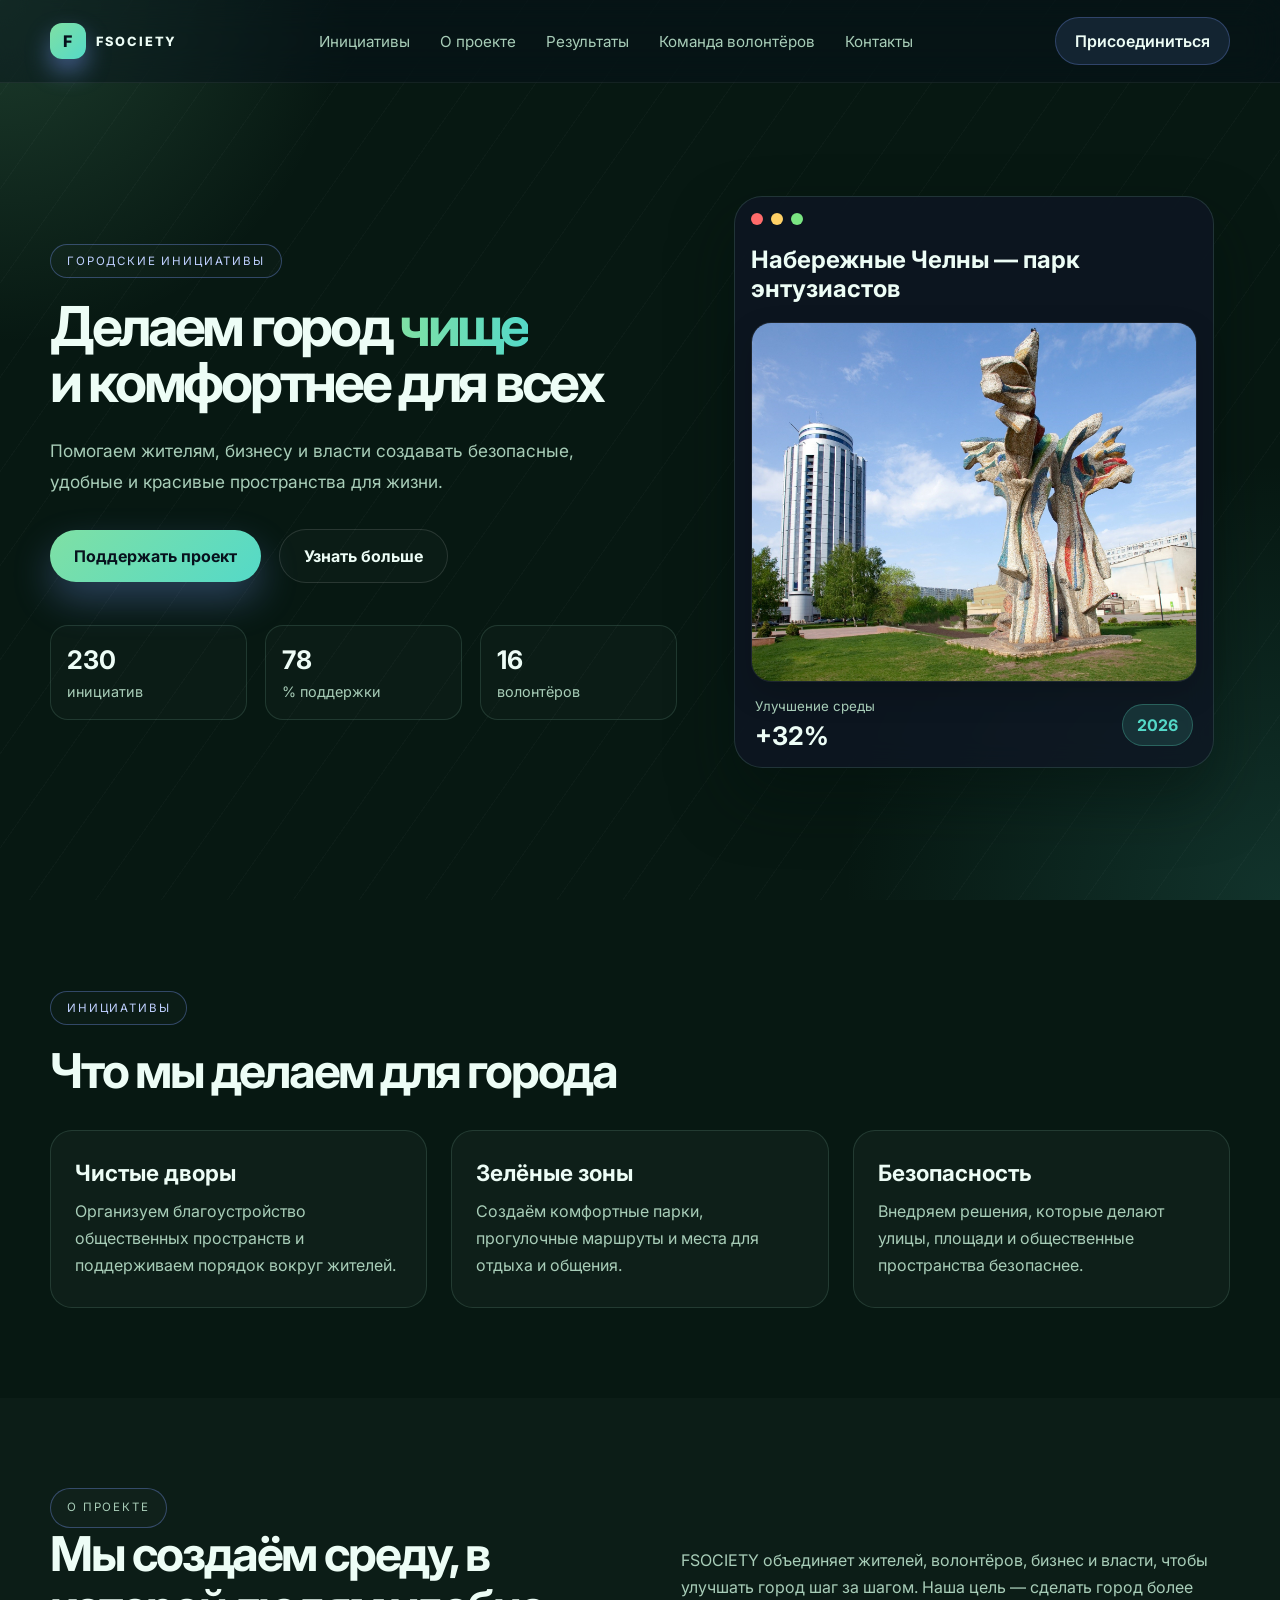
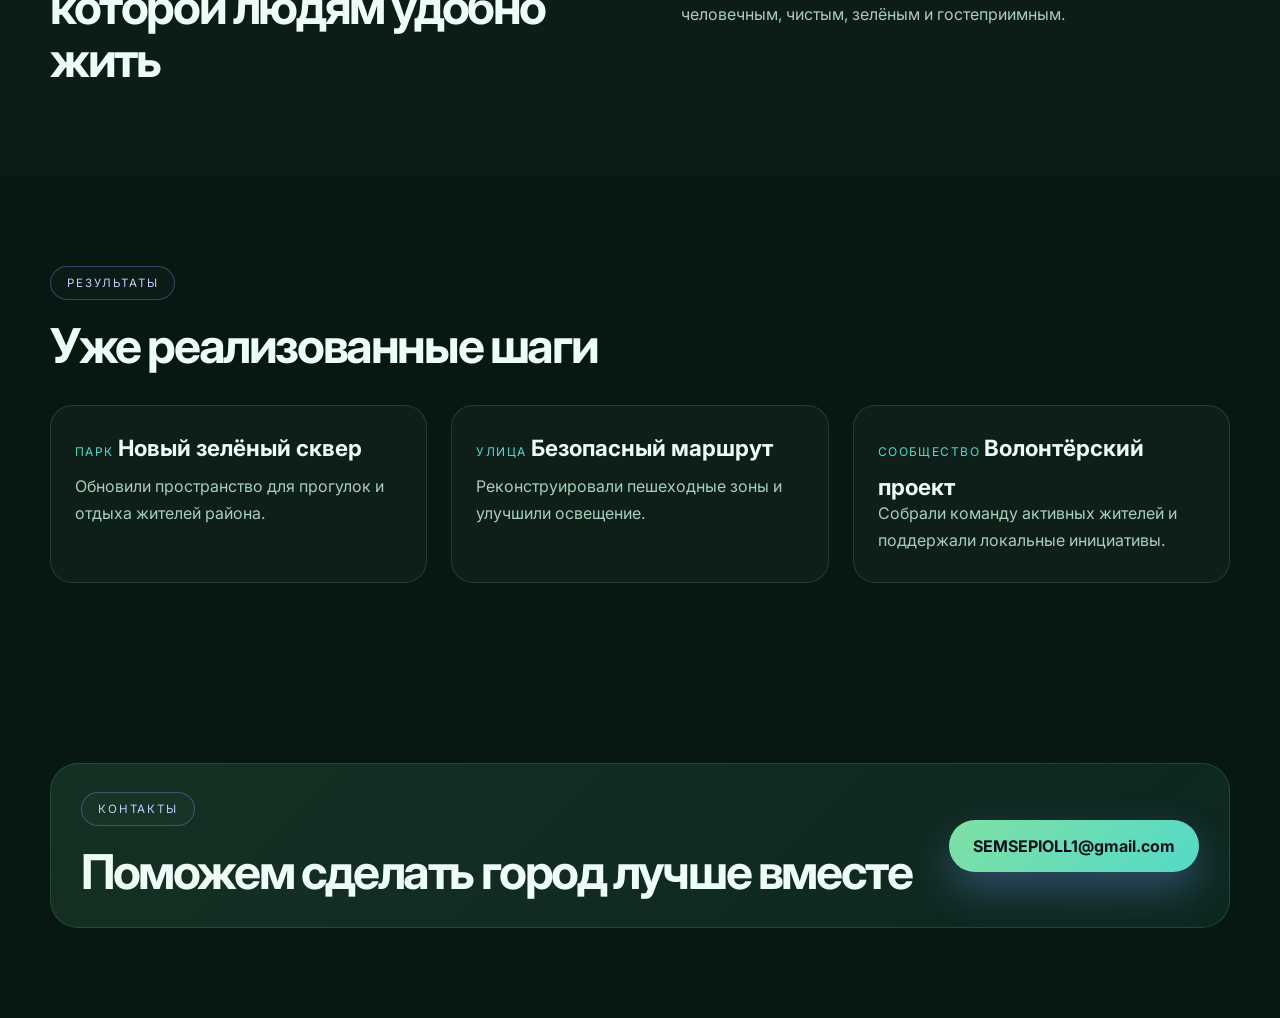
<file: index.html>
<!DOCTYPE html>
<html lang="ru">
  <head>
    <meta charset="UTF-8" />
    <meta name="viewport" content="width=device-width, initial-scale=1.0" />
    <title>FSOCIETY — Благоустройство города</title>
    <meta
      name="description"
      content="Мы создаём удобные, безопасные и красивые общественные пространства для людей и города."
    />
    <link rel="preconnect" href="https://fonts.googleapis.com" />
    <link rel="preconnect" href="https://fonts.gstatic.com" crossorigin />
    <link
      href="https://fonts.googleapis.com/css2?family=Inter:wght@400;500;600;700;800;900&display=swap"
      rel="stylesheet"
    />
    <link rel="stylesheet" href="assets/css/style.css" />
  </head>
  <body>
    <header class="site-header">
      <div class="container nav">
        <div class="brand">
          <span class="brand-mark">F</span>
          <span class="brand-text">FSOCIETY</span>
        </div>

        <nav class="nav-menu" aria-label="Главное меню">
          <a href="#services">Инициативы</a>
          <a href="#about">О проекте</a>
          <a href="#cases">Результаты</a>
          <a href="volunteers.html">Команда волонтёров</a>
          <a href="#contact">Контакты</a>
        </nav>

        <a class="nav-button" href="support.html">Присоединиться</a>
      </div>
    </header>

    <main>
      <section class="hero">
        <div class="container hero-inner">
          <div class="hero-copy">
            <p class="eyebrow">Городские инициативы</p>
            <h1>
              Делаем город <span>чище</span><br />
              и комфортнее для всех
            </h1>
            <p class="subtext">
              Помогаем жителям, бизнесу и власти создавать безопасные, удобные и красивые пространства для жизни.
            </p>

            <div class="cta-group">
              <a href="contacts.html" class="btn btn-primary">Поддержать проект</a>
              <a href="more.html" class="btn btn-secondary">Узнать больше</a>
            </div>

            <ul class="hero-stats" aria-label="Показатели проекта">
              <li>
                <strong data-count="230">0</strong>
                <span>инициатив</span>
              </li>
              <li>
                <strong data-count="78">0</strong>
                <span>% поддержки</span>
              </li>
              <li>
                <strong data-count="16">0</strong>
                <span>волонтёров</span>
              </li>
            </ul>
          </div>

          <div class="hero-visual" aria-label="Визуальная панель проекта">
            <div class="glass-card card-main">
              <div class="mini-header">
                <span class="dot red"></span>
                <span class="dot yellow"></span>
                <span class="dot green"></span>
              </div>

              <h2 class="image-title">Набережные Челны — парк энтузиастов</h2>

              <img
                class="hero-image"
                src="assets/img/photo.jpg"
                alt="Городская улица, благоустройство и общественные пространства"
              />

              <div class="metric-row">
                <div>
                  <small>Улучшение среды</small>
                  <strong>+32%</strong>
                </div>
                <div class="badge-pill">2026</div>
              </div>
            </div>
          </div>
        </div>
      </section>

      <section id="services" class="info-section">
        <div class="container">
          <div class="section-heading">
            <p class="eyebrow">Инициативы</p>
            <h2>Что мы делаем для города</h2>
          </div>

          <div class="cards-grid">
            <article class="info-card">
              <h3>Чистые дворы</h3>
              <p>Организуем благоустройство общественных пространств и поддерживаем порядок вокруг жителей.</p>
            </article>
            <article class="info-card">
              <h3>Зелёные зоны</h3>
              <p>Создаём комфортные парки, прогулочные маршруты и места для отдыха и общения.</p>
            </article>
            <article class="info-card">
              <h3>Безопасность</h3>
              <p>Внедряем решения, которые делают улицы, площади и общественные пространства безопаснее.</p>
            </article>
          </div>
        </div>
      </section>

      <section id="about" class="info-section alt-section">
        <div class="container about-wrap">
          <div>
            <p class="eyebrow">О проекте</p>
            <h2>Мы создаём среду, в которой людям удобно жить</h2>
          </div>
          <p>
            FSOCIETY объединяет жителей, волонтёров, бизнес и власти, чтобы улучшать город шаг за шагом.
            Наша цель — сделать город более человечным, чистым, зелёным и гостеприимным.
          </p>
        </div>
      </section>

      <section id="cases" class="info-section">
        <div class="container">
          <div class="section-heading">
            <p class="eyebrow">Результаты</p>
            <h2>Уже реализованные шаги</h2>
          </div>

          <div class="cases-grid">
            <div class="case-item">
              <span>Парк</span>
              <strong>Новый зелёный сквер</strong>
              <p>Обновили пространство для прогулок и отдыха жителей района.</p>
            </div>
            <div class="case-item">
              <span>Улица</span>
              <strong>Безопасный маршрут</strong>
              <p>Реконструировали пешеходные зоны и улучшили освещение.</p>
            </div>
            <div class="case-item">
              <span>Сообщество</span>
              <strong>Волонтёрский проект</strong>
              <p>Собрали команду активных жителей и поддержали локальные инициативы.</p>
            </div>
          </div>
        </div>
      </section>

      <section id="contact" class="info-section contact-section">
        <div class="container contact-box">
          <div>
            <p class="eyebrow">Контакты</p>
            <h2>Поможем сделать город лучше вместе</h2>
          </div>
          <a href="mailto:SEMSEPIOLL1@gmail.com" class="btn btn-primary">SEMSEPIOLL1@gmail.com</a>
        </div>
      </section>
    </main>

    <script src="assets/js/script.js"></script>
  </body>
</html>
</file>
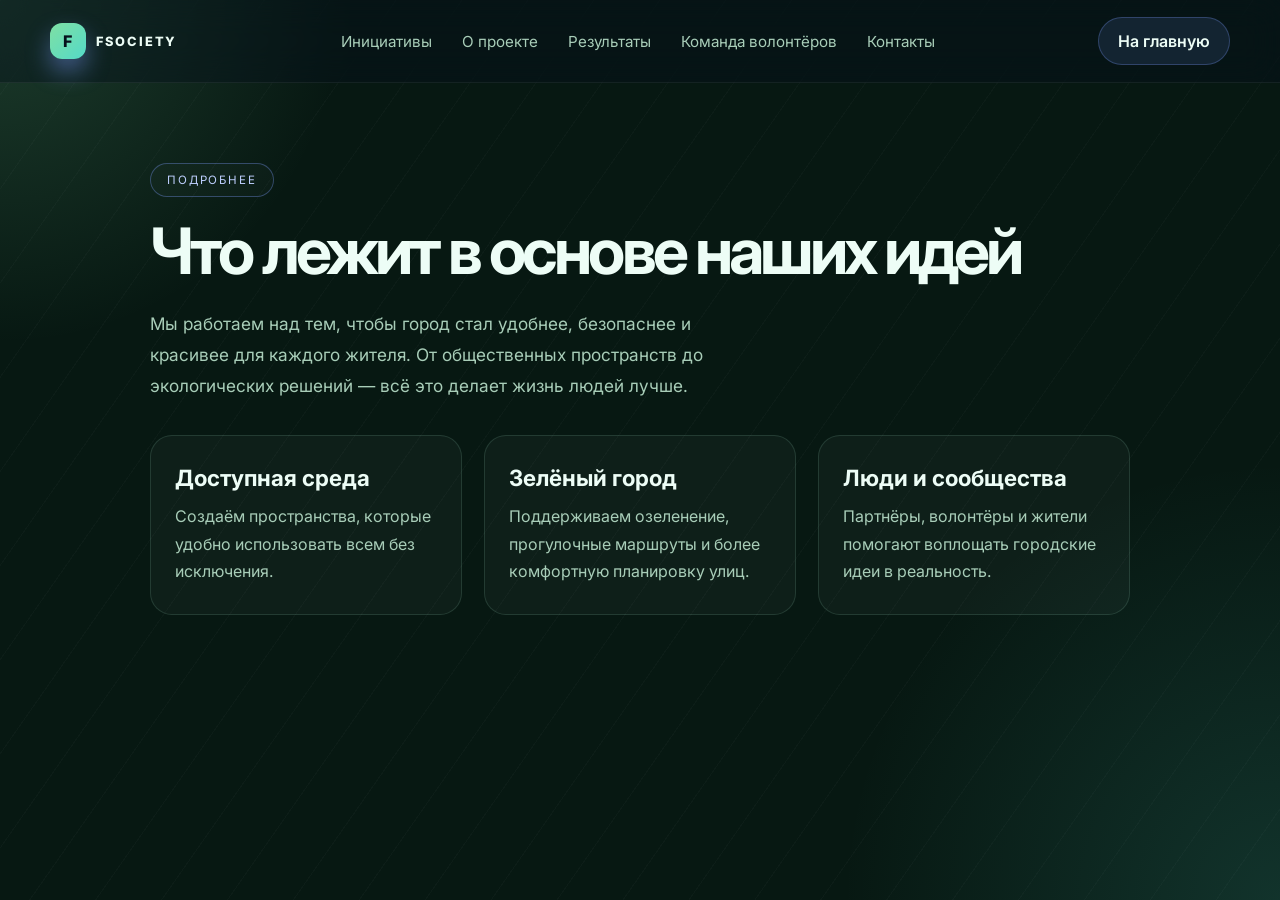
<file: more.html>
<!DOCTYPE html>
<html lang="ru">
  <head>
    <meta charset="UTF-8" />
    <meta name="viewport" content="width=device-width, initial-scale=1.0" />
    <title>Узнать больше | FSOCIETY</title>
    <link rel="preconnect" href="https://fonts.googleapis.com" />
    <link rel="preconnect" href="https://fonts.gstatic.com" crossorigin />
    <link href="https://fonts.googleapis.com/css2?family=Inter:wght@400;500;600;700;800;900&display=swap" rel="stylesheet" />
    <link rel="stylesheet" href="assets/css/style.css" />
  </head>
  <body>
    <header class="site-header">
      <div class="container nav">
        <div class="brand">
          <span class="brand-mark">F</span>
          <span class="brand-text">FSOCIETY</span>
        </div>

        <nav class="nav-menu" aria-label="Главное меню">
          <a href="index.html#services">Инициативы</a>
          <a href="index.html#about">О проекте</a>
          <a href="index.html#cases">Результаты</a>
          <a href="volunteers.html">Команда волонтёров</a>
          <a href="index.html#contact">Контакты</a>
        </nav>

        <a class="nav-button" href="index.html">На главную</a>
      </div>
    </header>

    <main class="page-shell">
      <section class="container inner-page">
        <p class="eyebrow">Подробнее</p>
        <h1>Что лежит в основе наших идей</h1>
        <p class="subtext">
          Мы работаем над тем, чтобы город стал удобнее, безопаснее и красивее для каждого жителя.
          От общественных пространств до экологических решений — всё это делает жизнь людей лучше.
        </p>

        <div class="support-grid">
          <div class="info-card">
            <h3>Доступная среда</h3>
            <p>Создаём пространства, которые удобно использовать всем без исключения.</p>
          </div>
          <div class="info-card">
            <h3>Зелёный город</h3>
            <p>Поддерживаем озеленение, прогулочные маршруты и более комфортную планировку улиц.</p>
          </div>
          <div class="info-card">
            <h3>Люди и сообщества</h3>
            <p>Партнёры, волонтёры и жители помогают воплощать городские идеи в реальность.</p>
          </div>
        </div>
      </section>
    </main>
    <script src="assets/js/script.js"></script>
  </body>
</html>
</file>
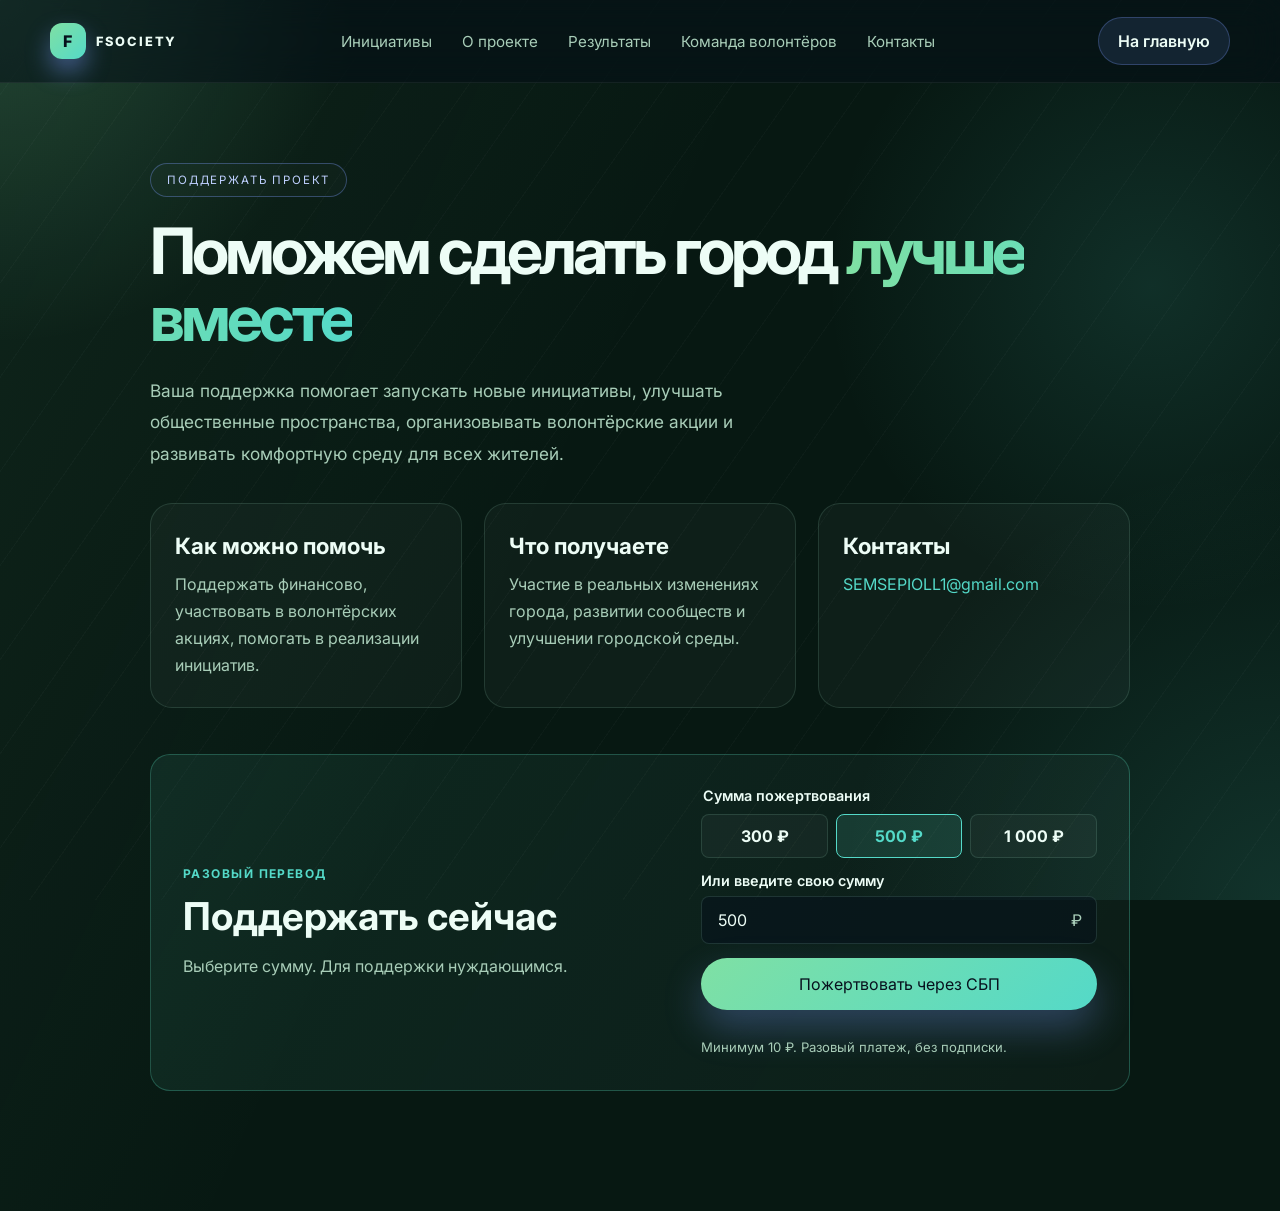
<file: support.html>
<!DOCTYPE html>
<html lang="ru">
  <head>
    <meta charset="UTF-8" />
    <meta name="viewport" content="width=device-width, initial-scale=1.0" />
    <title>Поддержать проект | FSOCIETY</title>
    <link rel="preconnect" href="https://fonts.googleapis.com" />
    <link rel="preconnect" href="https://fonts.gstatic.com" crossorigin />
    <link href="https://fonts.googleapis.com/css2?family=Inter:wght@400;500;600;700;800;900&display=swap" rel="stylesheet" />
    <link rel="stylesheet" href="assets/css/style.css" />
  </head>
  <body>
    <header class="site-header">
      <div class="container nav">
        <div class="brand">
          <span class="brand-mark">F</span>
          <span class="brand-text">FSOCIETY</span>
        </div>

        <nav class="nav-menu" aria-label="Главное меню">
          <a href="index.html#services">Инициативы</a>
          <a href="index.html#about">О проекте</a>
          <a href="index.html#cases">Результаты</a>
          <a href="volunteers.html">Команда волонтёров</a>
          <a href="index.html#contact">Контакты</a>
        </nav>

        <a class="nav-button" href="index.html">На главную</a>
      </div>
    </header>

    <main class="page-shell support-page">
      <section class="container inner-page">
        <p class="eyebrow">Поддержать проект</p>
        <h1>Поможем сделать город <span>лучше вместе</span></h1>
        <p class="subtext">
          Ваша поддержка помогает запускать новые инициативы, улучшать общественные пространства,
          организовывать волонтёрские акции и развивать комфортную среду для всех жителей.
        </p>

        <div class="support-grid">
          <div class="info-card">
            <h3>Как можно помочь</h3>
            <p>Поддержать финансово, участвовать в волонтёрских акциях, помогать в реализации инициатив.</p>
          </div>
          <div class="info-card">
            <h3>Что получаете</h3>
            <p>Участие в реальных изменениях города, развитии сообществ и улучшении городской среды.</p>
          </div>
          <div class="info-card">
            <h3>Контакты</h3>
            <p><a href="mailto:SEMSEPIOLL1@gmail.com">SEMSEPIOLL1@gmail.com
          
            </a></p>
          </div>
        </div>

        <section class="donation-panel" aria-labelledby="donation-title">
          <div class="donation-copy">
            <p class="donation-kicker">Разовый перевод</p>
            <h2 id="donation-title">Поддержать сейчас</h2>
            <p>Выберите сумму. Для поддержки нуждающимся.</p>
          </div>

          <form class="donation-form" id="donation-form" data-payment-url-template="">
            <fieldset class="donation-amounts">
              <legend>Сумма пожертвования</legend>
              <div class="amount-options">
                <button class="amount-option" type="button" data-amount="300" aria-pressed="false">300 ₽</button>
                <button class="amount-option is-selected" type="button" data-amount="500" aria-pressed="true">500 ₽</button>
                <button class="amount-option" type="button" data-amount="1000" aria-pressed="false">1 000 ₽</button>
              </div>
            </fieldset>

            <label class="custom-amount-label" for="donation-amount">Или введите свою сумму</label>
            <div class="amount-input-wrap">
              <input id="donation-amount" name="amount" type="number" min="10" max="100000" step="1" value="500" inputmode="numeric" required />
              <span aria-hidden="true">₽</span>
            </div>
            <button class="btn btn-primary donation-submit" type="submit">Пожертвовать через СБП</button>
            <p class="donation-status" id="donation-status" role="status" aria-live="polite"></p>
            <p class="donation-note">Минимум 10 ₽. Разовый платеж, без подписки.</p>
          </form>
        </section>
      </section>
    </main>
    <script src="assets/js/script.js"></script>
  </body>
</html>
</file>
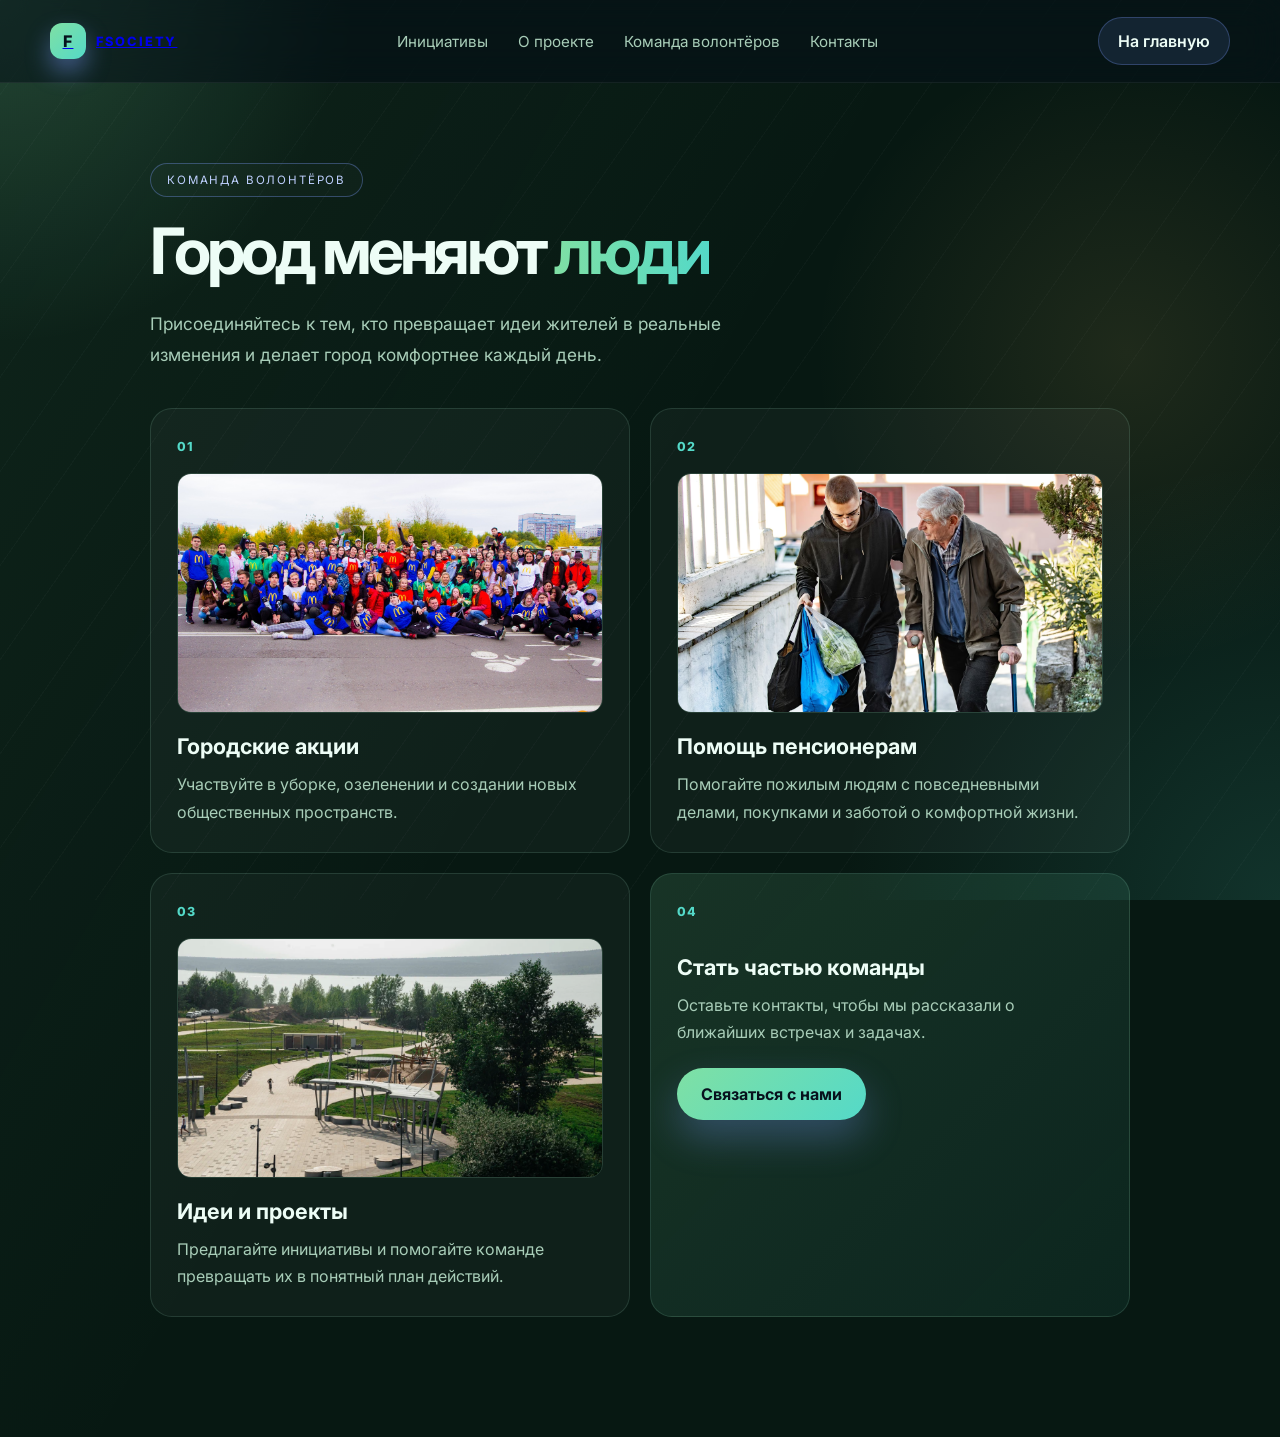
<file: volunteers.html>
<!DOCTYPE html>
<html lang="ru">
  <head>
    <meta charset="UTF-8" />
    <meta name="viewport" content="width=device-width, initial-scale=1.0" />
    <title>Команда волонтёров | FSOCIETY</title>
    <meta
      name="description"
      content="Команда волонтёров FSOCIETY и направления участия в городских инициативах."
    />
    <link rel="preconnect" href="https://fonts.googleapis.com" />
    <link rel="preconnect" href="https://fonts.gstatic.com" crossorigin />
    <link
      href="https://fonts.googleapis.com/css2?family=Inter:wght@400;500;600;700;800;900&display=swap"
      rel="stylesheet"
    />
    <link rel="stylesheet" href="assets/css/style.css" />
  </head>
  <body>
    <header class="site-header">
      <div class="container nav">
        <a class="brand" href="index.html" aria-label="FSOCIETY, на главную">
          <span class="brand-mark">F</span>
          <span class="brand-text">FSOCIETY</span>
        </a>

        <nav class="nav-menu" aria-label="Главное меню">
          <a href="index.html#services">Инициативы</a>
          <a href="index.html#about">О проекте</a>
          <a href="volunteers.html" aria-current="page">Команда волонтёров</a>
          <a href="index.html#contact">Контакты</a>
        </nav>

        <a class="nav-button" href="index.html">На главную</a>
      </div>
    </header>

    <main class="page-shell volunteers-page">
      <section class="container inner-page">
        <p class="eyebrow">Команда волонтёров</p>
        <h1>Город меняют <span>люди</span></h1>
        <p class="subtext">
          Присоединяйтесь к тем, кто превращает идеи жителей в реальные изменения и делает город комфортнее каждый день.
        </p>

        <div class="volunteer-grid">
          <article class="volunteer-card">
            <span class="volunteer-number">01</span>
            <img class="volunteer-image" src="assets/img/Снимок_50.jpg" alt="Команда волонтёров на городской акции" />
            <h2>Городские акции</h2>
            <p>Участвуйте в уборке, озеленении и создании новых общественных пространств.</p>
          </article>
          <article class="volunteer-card">
            <span class="volunteer-number">02</span>
            <img class="volunteer-image" src="assets/img/снимок.jpg" alt="Волонтёры помогают людям на городской акции" />
            <h2>Помощь пенсионерам</h2>
            <p>Помогайте пожилым людям с повседневными делами, покупками и заботой о комфортной жизни.</p>
          </article>
          <article class="volunteer-card">
            <span class="volunteer-number">03</span>
            <img class="volunteer-image" src="assets/img/а.jpg" alt="Волонтёры создают новые городские проекты" />
            <h2>Идеи и проекты</h2>
            <p>Предлагайте инициативы и помогайте команде превращать их в понятный план действий.</p>
          </article>
          <article class="volunteer-card volunteer-card-accent">
            <span class="volunteer-number">04</span>
            <h2>Стать частью команды</h2>
            <p>Оставьте контакты, чтобы мы рассказали о ближайших встречах и задачах.</p>
            <a href="contacts.html" class="btn btn-primary">Связаться с нами</a>
          </article>
        </div>
      </section>
    </main>
    <script src="assets/js/script.js"></script>
  </body>
</html>
</file>
<file: assets/css/style.css>
:root {
  --bg: #071812;
  --bg-soft: #0d1f1b;
  --panel: rgba(13, 31, 27, 0.72);
  --panel-border: rgba(166, 230, 201, 0.14);
  --text: #edfdf6;
  --muted: #a8cdb8;
  --primary: #7fe0a4;
  --secondary: #54d9c8;
  --accent: #f3c969;
  --shadow: rgba(4, 17, 13, 0.5);
}

* {
  box-sizing: border-box;
}

html {
  scroll-behavior: smooth;
}

body {
  margin: 0;
  font-family: "Inter", sans-serif;
  background:
    radial-gradient(circle at top left, rgba(127, 224, 164, 0.18), transparent 22%),
    radial-gradient(circle at bottom right, rgba(84, 217, 200, 0.14), transparent 28%),
    repeating-linear-gradient(125deg, rgba(237, 253, 246, 0.025) 0, rgba(237, 253, 246, 0.025) 1px, transparent 1px, transparent 54px),
    var(--bg);
  background-attachment: fixed;
  color: var(--text);
}

img {
  max-width: 100%;
  display: block;
}

.container {
  width: min(1180px, calc(100% - 32px));
  margin: 0 auto;
}

.site-header {
  position: sticky;
  top: 0;
  z-index: 20;
  backdrop-filter: blur(18px);
  background: rgba(7, 17, 29, 0.4);
  border-bottom: 1px solid rgba(255, 255, 255, 0.06);
}

.nav {
  min-height: 82px;
  display: flex;
  align-items: center;
  justify-content: space-between;
  gap: 24px;
}

.brand {
  display: inline-flex;
  align-items: center;
  gap: 10px;
  font-weight: 800;
  letter-spacing: 0.12em;
}

.brand-mark {
  display: inline-flex;
  align-items: center;
  justify-content: center;
  width: 36px;
  height: 36px;
  border-radius: 12px;
  background: linear-gradient(135deg, var(--primary), var(--secondary));
  color: #06111c;
  box-shadow: 0 12px 25px rgba(124, 155, 255, 0.46);
}

.brand-text {
  font-size: 0.8rem;
}

.nav-menu {
  display: flex;
  align-items: center;
  gap: 30px;
}

.nav-menu a {
  color: var(--muted);
  text-decoration: none;
  font-size: 0.95rem;
  transition: color 0.25s ease;
}

.nav-menu a:hover {
  color: var(--text);
}

.nav-button,
.btn {
  display: inline-flex;
  align-items: center;
  justify-content: center;
  text-decoration: none;
  border-radius: 999px;
  transition: all 0.25s ease;
}

.nav-button {
  padding: 0.8rem 1.2rem;
  background: rgba(124, 155, 255, 0.12);
  border: 1px solid rgba(124, 155, 255, 0.28);
  color: var(--text);
  font-weight: 600;
}

.nav-button:hover,
.btn:hover {
  transform: translateY(-2px);
}

.hero {
  min-height: calc(100vh - 82px);
  display: flex;
  align-items: center;
  padding: 60px 0 80px;
}

.hero-inner {
  display: grid;
  grid-template-columns: 1.1fr 0.9fr;
  align-items: center;
  gap: 40px;
}

.eyebrow {
  margin: 0 0 20px;
  display: inline-block;
  padding: 9px 16px;
  border: 1px solid rgba(124, 155, 255, 0.35);
  border-radius: 999px;
  color: #bfd0ff;
  background: rgba(255, 255, 255, 0.02);
  font-size: 0.72rem;
  letter-spacing: 0.16em;
  text-transform: uppercase;
}

.hero-copy h1 {
  margin: 0;
  font-size: clamp(2.2rem, 4.3vw, 4rem);
  line-height: 1.02;
  letter-spacing: -0.06em;
}

.hero-copy h1 span {
  background: linear-gradient(90deg, var(--primary), var(--secondary));
  -webkit-background-clip: text;
  -webkit-text-fill-color: transparent;
}

.subtext {
  margin-top: 24px;
  max-width: 590px;
  font-size: 1.08rem;
  line-height: 1.8;
  color: var(--muted);
}

.cta-group {
  display: flex;
  align-items: center;
  gap: 18px;
  flex-wrap: wrap;
  margin-top: 32px;
}

.btn {
  padding: 1rem 1.5rem;
  font-weight: 700;
}

.btn-primary {
  background: linear-gradient(135deg, var(--primary), var(--secondary));
  color: #07111d;
  box-shadow: 0 18px 38px rgba(124, 155, 255, 0.3);
}

.btn-secondary {
  background: rgba(255, 255, 255, 0.02);
  border: 1px solid rgba(255, 255, 255, 0.12);
  color: var(--text);
}

.hero-stats {
  list-style: none;
  padding: 0;
  margin: 42px 0 0;
  display: grid;
  grid-template-columns: repeat(3, minmax(0, 1fr));
  gap: 18px;
}

.hero-stats li {
  padding: 18px 16px;
  border-radius: 18px;
  background: rgba(255, 255, 255, 0.02);
  border: 1px solid var(--panel-border);
}

.hero-stats strong {
  display: block;
  font-size: clamp(1.5rem, 2vw, 2.3rem);
  margin-bottom: 6px;
}

.hero-stats span {
  color: var(--muted);
  font-size: 0.9rem;
}

.hero-visual {
  position: relative;
  min-height: 520px;
  display: flex;
  align-items: center;
  justify-content: center;
}

.glass-card {
  position: relative;
  width: min(100%, 480px);
  padding: 16px;
  border-radius: 28px;
  background: rgba(14, 22, 35, 0.8);
  border: 1px solid var(--panel-border);
  box-shadow: 0 30px 60px var(--shadow);
  backdrop-filter: blur(14px);
}

.mini-header {
  display: flex;
  gap: 8px;
  margin-bottom: 14px;
}

.dot {
  width: 12px;
  height: 12px;
  border-radius: 50%;
  display: inline-block;
}

.red { background: #ff6b6b; }
.yellow { background: #ffd166; }
.green { background: #7ae582; }

.hero-image {
  width: 100%;
  height: 360px;
  object-fit: cover;
  display: block;
  border-radius: 20px;
  border: 1px solid rgba(255, 255, 255, 0.07);
  box-shadow: 0 12px 30px rgba(0, 0, 0, 0.18);
}

.metric-row {
  display: flex;
  align-items: center;
  justify-content: space-between;
  gap: 20px;
  margin-top: 16px;
  padding: 0 4px;
}

.metric-row small {
  color: var(--muted);
  display: block;
  margin-bottom: 6px;
}

.metric-row strong {
  font-size: 1.6rem;
}

.badge-pill {
  display: inline-flex;
  align-items: center;
  justify-content: center;
  min-width: 68px;
  padding: 10px 14px;
  border-radius: 999px;
  background: rgba(98, 240, 208, 0.12);
  border: 1px solid rgba(98, 240, 208, 0.26);
  color: var(--secondary);
  font-weight: 700;
}

.floating-card {
  position: absolute;
  display: flex;
  flex-direction: column;
  gap: 6px;
  min-width: 150px;
  padding: 14px 16px;
  border-radius: 18px;
  border: 1px solid var(--panel-border);
  background: rgba(8, 19, 30, 0.75);
  box-shadow: 0 24px 35px rgba(0, 0, 0, 0.18);
}

.floating-card span {
  color: var(--muted);
  font-size: 0.72rem;
  text-transform: uppercase;
  letter-spacing: 0.08em;
}

.floating-card strong {
  font-size: 1.2rem;
}

.info-section {
  padding: 90px 0;
}

.alt-section {
  background: rgba(255, 255, 255, 0.02);
}

.section-heading {
  margin-bottom: 32px;
}

.section-heading h2,
.about-wrap h2,
.contact-box h2 {
  margin: 0;
  font-size: clamp(2rem, 4vw, 3rem);
  line-height: 1.1;
  letter-spacing: -0.05em;
}

.cards-grid,
.cases-grid {
  display: grid;
  grid-template-columns: repeat(3, minmax(0, 1fr));
  gap: 24px;
}

.info-card,
.case-item {
  background: rgba(255, 255, 255, 0.03);
  border: 1px solid var(--panel-border);
  border-radius: 22px;
  padding: 28px 24px;
}

.info-card h3,
.case-item strong {
  margin: 0 0 12px;
  font-size: 1.4rem;
}

.info-card p,
.case-item p,
.about-wrap p {
  margin: 0;
  line-height: 1.7;
  color: var(--muted);
}

.case-item span {
  display: inline-block;
  margin-bottom: 14px;
  color: var(--secondary);
  font-size: 0.75rem;
  letter-spacing: 0.12em;
  text-transform: uppercase;
}

.about-wrap {
  display: grid;
  grid-template-columns: 1.1fr 1fr;
  gap: 28px;
  align-items: center;
}

.contact-box {
  display: flex;
  align-items: center;
  justify-content: space-between;
  gap: 24px;
  padding: 28px 30px;
  border-radius: 28px;
  background: linear-gradient(135deg, rgba(127, 224, 164, 0.12), rgba(84, 217, 200, 0.08));
  border: 1px solid var(--panel-border);
}

.page-shell {
  padding: 80px 0 120px;
}

.inner-page {
  max-width: 980px;
}

.inner-page h1 {
  margin: 0;
  font-size: clamp(2.4rem, 5vw, 4rem);
  line-height: 1.05;
  letter-spacing: -0.06em;
}

.support-page {
  min-height: calc(100vh - 82px);
  background:
    linear-gradient(115deg, rgba(127, 224, 164, 0.06), transparent 42%),
    radial-gradient(circle at 90% 18%, rgba(84, 217, 200, 0.12), transparent 22%);
}

.support-page h1 span {
  background: linear-gradient(90deg, var(--primary), var(--secondary));
  -webkit-background-clip: text;
  -webkit-text-fill-color: transparent;
}

.volunteers-page {
  min-height: calc(100vh - 82px);
  background:
    linear-gradient(120deg, rgba(127, 224, 164, 0.06), transparent 44%),
    radial-gradient(circle at 88% 20%, rgba(243, 201, 105, 0.1), transparent 20%);
}

.volunteers-page h1 span {
  background: linear-gradient(90deg, var(--primary), var(--secondary));
  -webkit-background-clip: text;
  -webkit-text-fill-color: transparent;
}

.volunteer-grid {
  display: grid;
  grid-template-columns: repeat(2, minmax(0, 1fr));
  gap: 20px;
  margin-top: 38px;
}

.volunteer-card {
  position: relative;
  min-height: 220px;
  padding: 26px;
  overflow: hidden;
  border: 1px solid var(--panel-border);
  border-radius: 22px;
  background: rgba(255, 255, 255, 0.035);
}

.volunteer-card h2 {
  margin: 34px 0 12px;
  font-size: 1.35rem;
}

.volunteer-image {
  width: 100%;
  height: 240px;
  margin-top: 18px;
  border-radius: 14px;
  object-fit: cover;
  object-position: center 42%;
  border: 1px solid rgba(166, 230, 201, 0.16);
}

.volunteer-card:has(.volunteer-image) h2 {
  margin-top: 20px;
}

.volunteer-card p {
  max-width: 430px;
  margin: 0;
  color: var(--muted);
  line-height: 1.7;
}

.volunteer-number {
  color: var(--secondary);
  font-size: 0.78rem;
  font-weight: 800;
  letter-spacing: 0.12em;
}

.volunteer-card-accent {
  background: linear-gradient(135deg, rgba(127, 224, 164, 0.14), rgba(84, 217, 200, 0.07));
}

.volunteer-card-accent .btn {
  margin-top: 22px;
}

.support-grid {
  display: grid;
  grid-template-columns: repeat(3, minmax(0, 1fr));
  gap: 22px;
  margin-top: 34px;
}

.support-grid .info-card {
  min-height: 180px;
}

.support-grid a {
  color: var(--secondary);
  text-decoration: none;
  overflow-wrap: anywhere;
}

.donation-panel {
  display: grid;
  grid-template-columns: minmax(0, 1fr) minmax(300px, 0.82fr);
  gap: 36px;
  align-items: center;
  margin-top: 46px;
  padding: 32px;
  border: 1px solid rgba(98, 240, 208, 0.24);
  border-radius: 20px;
  background: linear-gradient(120deg, rgba(98, 240, 208, 0.08), rgba(255, 255, 255, 0.025));
}

.donation-kicker {
  margin: 0 0 12px;
  color: var(--secondary);
  font-size: 0.75rem;
  font-weight: 700;
  letter-spacing: 0.12em;
  text-transform: uppercase;
}

.donation-copy h2 {
  margin: 0;
  font-size: clamp(1.7rem, 3vw, 2.4rem);
}

.donation-copy > p:last-child {
  max-width: 460px;
  margin: 14px 0 0;
  color: var(--muted);
  line-height: 1.7;
}

.donation-form {
  display: grid;
  gap: 14px;
}

.donation-amounts {
  min-width: 0;
  margin: 0;
  padding: 0;
  border: 0;
}

.donation-amounts legend,
.custom-amount-label {
  margin-bottom: 10px;
  color: var(--text);
  font-size: 0.9rem;
  font-weight: 600;
}

.amount-options {
  display: grid;
  grid-template-columns: repeat(3, minmax(0, 1fr));
  gap: 8px;
}

.amount-option {
  min-height: 44px;
  border: 1px solid var(--panel-border);
  border-radius: 8px;
  background: rgba(255, 255, 255, 0.035);
  color: var(--text);
  font: inherit;
  font-weight: 700;
  cursor: pointer;
}

.amount-option:hover,
.amount-option.is-selected {
  border-color: var(--secondary);
  background: rgba(98, 240, 208, 0.12);
  color: var(--secondary);
}

.custom-amount-label {
  margin: 0 0 -7px;
}

.amount-input-wrap {
  display: flex;
  align-items: center;
  min-height: 48px;
  padding: 0 14px;
  border: 1px solid var(--panel-border);
  border-radius: 8px;
  background: rgba(7, 17, 29, 0.55);
}

.amount-input-wrap:focus-within {
  border-color: var(--secondary);
}

.amount-input-wrap input {
  width: 100%;
  border: 0;
  outline: 0;
  background: transparent;
  color: var(--text);
  font: inherit;
  font-size: 1rem;
}

.amount-input-wrap input::-webkit-inner-spin-button,
.amount-input-wrap input::-webkit-outer-spin-button {
  margin: 0;
  appearance: none;
}

.amount-input-wrap input[type="number"] {
  appearance: textfield;
}

.amount-input-wrap > span {
  color: var(--muted);
}

.donation-submit {
  width: 100%;
  min-height: 50px;
  border: 0;
  cursor: pointer;
  font: inherit;
}

.donation-status,
.donation-note {
  min-height: 0;
  margin: 0;
  color: var(--muted);
  font-size: 0.82rem;
  line-height: 1.5;
}

.donation-status:not(:empty) {
  padding: 10px 12px;
  border-left: 2px solid var(--accent);
  background: rgba(255, 126, 126, 0.08);
  color: var(--text);
}

.contact-page {
  min-height: calc(100vh - 82px);
  padding: 88px 0 120px;
  background:
    linear-gradient(115deg, rgba(127, 224, 164, 0.06), transparent 42%),
    radial-gradient(circle at 90% 18%, rgba(243, 201, 105, 0.1), transparent 18%);
}

.contact-hero {
  display: grid;
  grid-template-columns: minmax(0, 1fr) minmax(360px, 0.8fr);
  align-items: center;
  gap: clamp(40px, 8vw, 110px);
}

.contact-intro h1 {
  max-width: 650px;
  margin: 0;
  font-size: clamp(2.8rem, 6vw, 5.4rem);
  line-height: 0.98;
  letter-spacing: -0.07em;
}

.contact-intro h1 span {
  color: var(--primary);
}

.contact-intro .subtext {
  max-width: 520px;
}

.contact-panel {
  padding: 28px;
  border: 1px solid rgba(127, 224, 164, 0.26);
  border-radius: 26px;
  background: linear-gradient(145deg, rgba(20, 48, 40, 0.9), rgba(10, 28, 24, 0.84));
  box-shadow: 0 28px 70px rgba(2, 15, 11, 0.42);
}

.contact-panel-heading {
  display: flex;
  align-items: center;
  gap: 10px;
  padding-bottom: 20px;
  border-bottom: 1px solid rgba(166, 230, 201, 0.14);
}

.contact-panel-heading p {
  margin: 0;
  color: var(--muted);
  font-size: 0.82rem;
  letter-spacing: 0.12em;
  text-transform: uppercase;
}

.contact-list {
  display: grid;
  gap: 10px;
  margin-top: 14px;
}

.contact-item {
  display: grid;
  grid-template-columns: 42px 1fr auto;
  align-items: center;
  gap: 14px;
  min-height: 76px;
  padding: 12px 10px;
  color: var(--text);
  text-decoration: none;
  border-radius: 15px;
  transition: background 0.25s ease, transform 0.25s ease;
}

a.contact-item:hover {
  background: rgba(127, 224, 164, 0.09);
  transform: translateX(4px);
}

.contact-icon {
  display: inline-flex;
  align-items: center;
  justify-content: center;
  width: 42px;
  height: 42px;
  border-radius: 13px;
  background: rgba(127, 224, 164, 0.12);
  color: var(--primary);
  font-size: 1.15rem;
  font-weight: 800;
}

.contact-item small,
.contact-item strong {
  display: block;
}

.contact-item small {
  margin-bottom: 5px;
  color: var(--muted);
  font-size: 0.78rem;
}

.contact-item strong {
  font-size: 0.98rem;
  overflow-wrap: anywhere;
}

.contact-arrow {
  color: var(--secondary);
  font-size: 1.25rem;
}

.personal-form {
  display: grid;
  gap: 14px;
  margin-top: 24px;
  padding-top: 24px;
  border-top: 1px solid rgba(166, 230, 201, 0.14);
}

.personal-form h2 {
  margin: 0 0 4px;
  font-size: 1.35rem;
}

.personal-form label {
  display: grid;
  gap: 7px;
  color: var(--muted);
  font-size: 0.8rem;
  font-weight: 600;
}

.personal-form label span {
  color: rgba(168, 205, 184, 0.72);
  font-weight: 400;
}

.personal-form input:not([type="checkbox"]),
.personal-form textarea {
  width: 100%;
  border: 1px solid rgba(166, 230, 201, 0.18);
  border-radius: 11px;
  padding: 12px 13px;
  background: rgba(4, 17, 13, 0.34);
  color: var(--text);
  font: inherit;
  outline: none;
  transition: border-color 0.2s ease, background 0.2s ease;
}

.personal-form textarea {
  resize: vertical;
  min-height: 92px;
}

.personal-form input::placeholder,
.personal-form textarea::placeholder {
  color: rgba(168, 205, 184, 0.58);
}

.personal-form input:not([type="checkbox"]):focus,
.personal-form textarea:focus {
  border-color: var(--primary);
  background: rgba(4, 17, 13, 0.55);
}

.consent-label {
  display: flex !important;
  grid-template-columns: auto 1fr;
  align-items: start;
  gap: 9px !important;
  line-height: 1.4;
}

.consent-label input {
  width: 16px;
  height: 16px;
  margin: 1px 0 0;
  accent-color: var(--primary);
}

.personal-form .btn {
  border: 0;
  cursor: pointer;
  font: inherit;
}

.personal-form .btn:disabled {
  cursor: wait;
  opacity: 0.65;
}

.form-status {
  min-height: 1.5em;
  margin: 0;
  color: var(--primary);
  font-size: 0.88rem;
  line-height: 1.5;
}

.form-status.is-error {
  color: #ff9a8e;
}

.admin-page {
  min-height: calc(100vh - 82px);
  padding: 64px 0 100px;
}

.admin-container {
  width: min(1080px, calc(100% - 32px));
  margin: 0 auto;
}

.admin-heading,
.admin-toolbar {
  display: flex;
  align-items: center;
  justify-content: space-between;
  gap: 20px;
}

.admin-heading {
  margin-bottom: 30px;
}

.admin-heading h1 {
  margin: 0;
  font-size: clamp(2rem, 5vw, 3.5rem);
  line-height: 1.05;
}

.admin-heading a {
  color: var(--primary);
}

.admin-login {
  display: grid;
  gap: 16px;
  width: min(100%, 440px);
  padding: 26px;
  border: 1px solid var(--panel-border);
  border-radius: 14px;
  background: var(--panel);
}

.admin-login h2,
.admin-toolbar h2 {
  margin: 0;
}

.admin-login label {
  display: grid;
  gap: 7px;
  color: var(--muted);
  font-size: 0.9rem;
}

.admin-login input {
  width: 100%;
  min-height: 44px;
  padding: 10px 12px;
  border: 1px solid var(--panel-border);
  border-radius: 8px;
  background: rgba(4, 17, 13, 0.5);
  color: var(--text);
  font: inherit;
}

.admin-login input:focus {
  outline: 2px solid var(--primary);
  outline-offset: 2px;
}

.admin-login button,
.admin-toolbar button {
  min-height: 42px;
  padding: 9px 15px;
  border: 1px solid var(--panel-border);
  border-radius: 8px;
  background: rgba(127, 224, 164, 0.12);
  color: var(--text);
  font: inherit;
  font-weight: 700;
  cursor: pointer;
}

.admin-login button:disabled,
.admin-toolbar button:disabled {
  cursor: wait;
  opacity: 0.65;
}

.admin-status {
  min-height: 1.5em;
  margin: 0;
  color: var(--muted);
  line-height: 1.5;
}

.admin-status.is-error {
  color: #ff9a8e;
}

.admin-toolbar {
  margin-bottom: 18px;
}

.admin-toolbar-actions {
  display: flex;
  gap: 8px;
}

.admin-table-wrap {
  overflow-x: auto;
  border: 1px solid var(--panel-border);
  border-radius: 10px;
}

.admin-table {
  width: 100%;
  min-width: 780px;
  border-collapse: collapse;
  text-align: left;
}

.admin-table th,
.admin-table td {
  padding: 13px 14px;
  border-bottom: 1px solid var(--panel-border);
  vertical-align: top;
}

.admin-table th {
  color: var(--muted);
  font-size: 0.78rem;
  font-weight: 600;
}

.admin-table td {
  max-width: 320px;
  overflow-wrap: anywhere;
  line-height: 1.5;
}

.admin-table tbody tr:last-child td {
  border-bottom: 0;
}

.admin-table-empty {
  padding: 24px 0;
  color: var(--muted);
}

@media (max-width: 900px) {
  .nav {
    flex-wrap: wrap;
    justify-content: center;
    padding: 18px 0;
  }

  .nav-menu {
    width: 100%;
    justify-content: center;
    flex-wrap: wrap;
    gap: 14px 22px;
  }

  .cards-grid,
  .cases-grid,
  .about-wrap,
  .contact-box {
    grid-template-columns: 1fr;
    display: grid;
  }

  .donation-panel {
    grid-template-columns: minmax(0, 1fr);
    gap: 24px;
  }

  .contact-box {
    justify-content: start;
  }
  .hero-inner {
    grid-template-columns: 1fr;
    text-align: center;
  }

  .contact-hero {
    grid-template-columns: 1fr;
  }

  .subtext {
    margin-left: auto;
    margin-right: auto;
  }

  .cta-group {
    justify-content: center;
  }

  .hero-stats {
    max-width: 560px;
    margin-left: auto;
    margin-right: auto;
  }
}

@media (max-width: 720px) {
  .support-page .inner-page,
  .support-grid > *,
  .donation-panel > *,
  .donation-form {
    min-width: 0;
  }

  .donation-panel {
    padding: 20px;
  }

  .support-grid {
    grid-template-columns: minmax(0, 1fr);
  }

  .hero {
    padding-top: 30px;
  }

  .contact-page {
    padding-top: 52px;
  }

  .contact-intro {
    text-align: center;
  }

  .contact-intro .eyebrow {
    margin-bottom: 16px;
  }

  .contact-panel {
    padding: 18px;
  }

  .admin-page {
    padding-top: 42px;
  }

  .admin-heading,
  .admin-toolbar {
    align-items: flex-start;
    flex-direction: column;
  }

  .admin-login {
    padding: 20px;
  }

  .hero-copy h1 {
    font-size: clamp(2.5rem, 12vw, 4.1rem);
  }

  .hero-stats {
    grid-template-columns: 1fr;
  }

  .volunteer-grid {
    grid-template-columns: 1fr;
  }

  .volunteer-image {
    height: 210px;
  }

  .floating-card {
    position: static;
    margin-top: 16px;
    min-width: 0;
    width: 100%;
  }

  .hero-visual {
    display: block;
    min-height: unset;
  }
}
</file>
